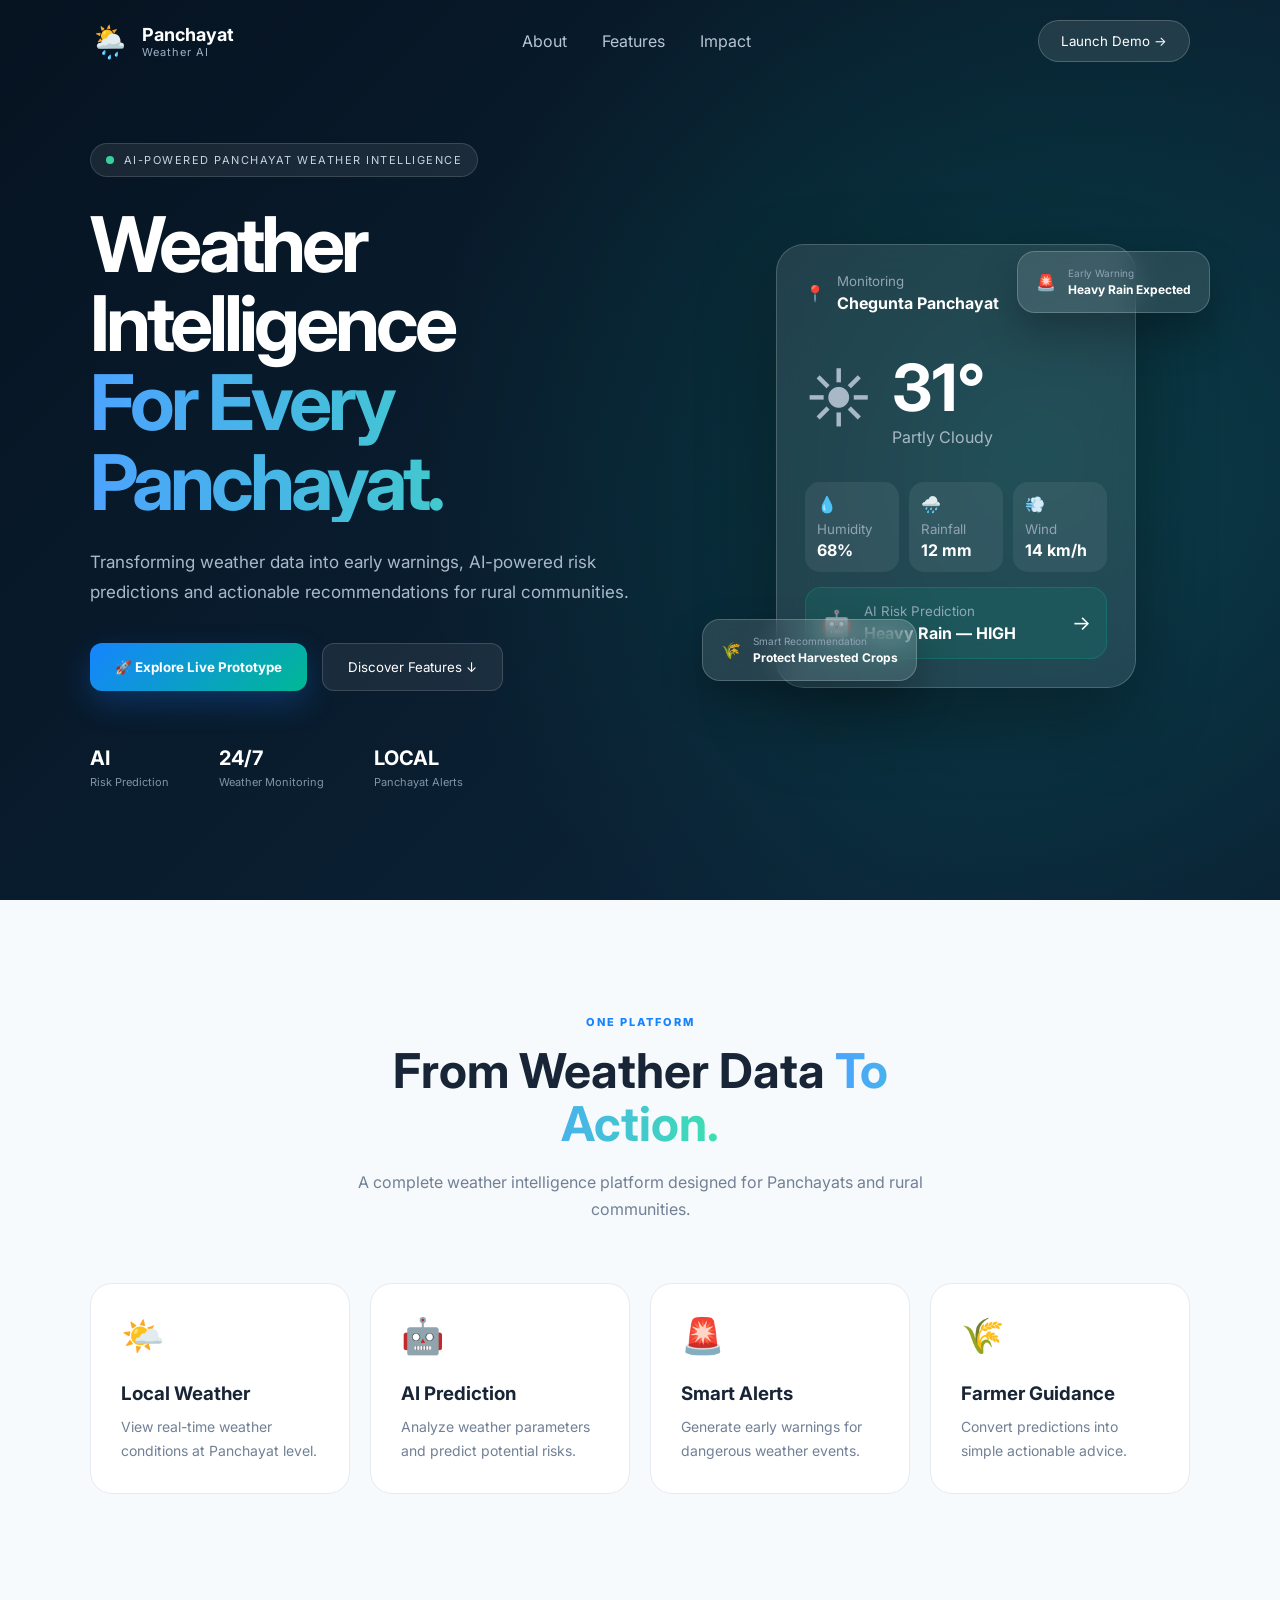
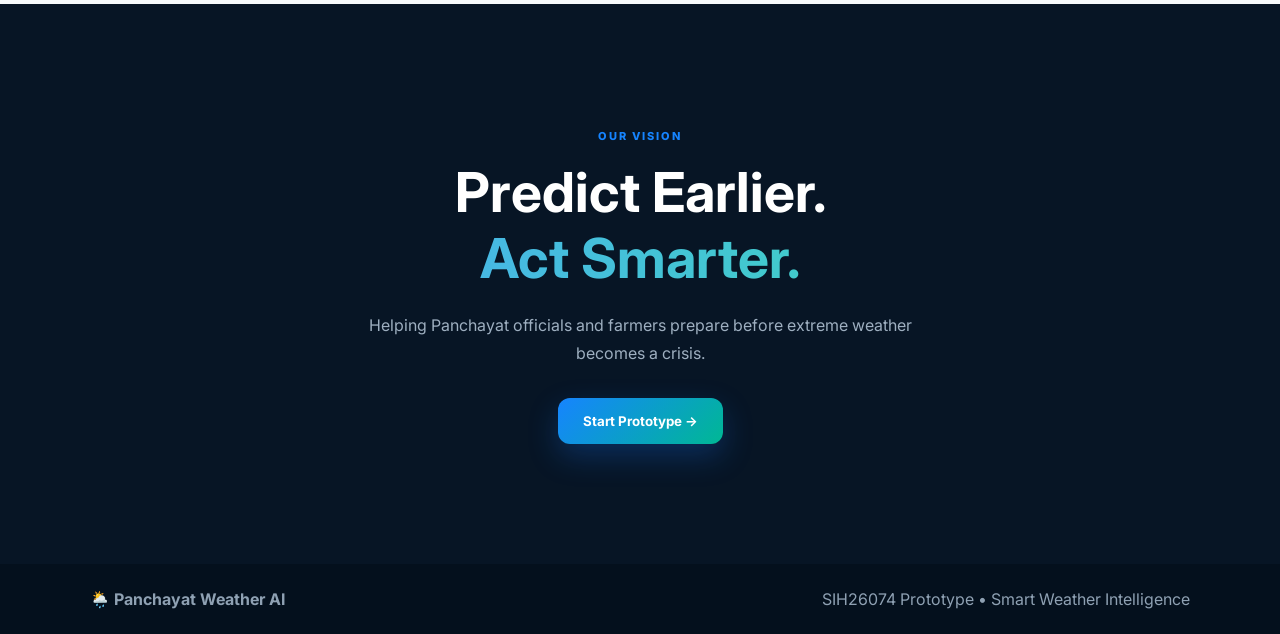
<file: index.html>
<!DOCTYPE html>
<html lang="en">
<head>
    <meta charset="UTF-8">
    <meta name="viewport" content="width=device-width, initial-scale=1.0">

    <title>Panchayat Weather AI</title>

    <link rel="stylesheet" href="css/style.css">

    <link href="https://fonts.googleapis.com/css2?family=Inter:wght@400;500;600;700;800&display=swap" rel="stylesheet">
</head>

<body class="landing-page">

    <!-- Animated Background -->
    <div class="weather-bg">
        <div class="cloud cloud1"></div>
        <div class="cloud cloud2"></div>
        <div class="cloud cloud3"></div>

        <div class="rain rain1"></div>
        <div class="rain rain2"></div>
        <div class="rain rain3"></div>
    </div>


    <!-- Navigation -->

    <nav class="navbar">

        <div class="logo">
            <span class="logo-icon">🌦️</span>
            <div>
                <strong>Panchayat</strong>
                <small>Weather AI</small>
            </div>
        </div>

        <div class="nav-links">
            <a href="#about">About</a>
            <a href="#features">Features</a>
            <a href="#impact">Impact</a>
        </div>

        <button class="nav-button" onclick="goTo('select.html')">
            Launch Demo →
        </button>

    </nav>


    <!-- Hero -->

    <main class="hero">

        <div class="hero-content">

            <div class="badge">
                <span class="pulse-dot"></span>
                AI-POWERED PANCHAYAT WEATHER INTELLIGENCE
            </div>

            <h1>
                Weather Intelligence
                <span>For Every Panchayat.</span>
            </h1>

            <p class="hero-description">
                Transforming weather data into early warnings,
                AI-powered risk predictions and actionable
                recommendations for rural communities.
            </p>

            <div class="hero-buttons">

                <button class="primary-btn" onclick="goTo('select.html')">
                    🚀 Explore Live Prototype
                </button>

                <button class="secondary-btn" onclick="scrollToSection('features')">
                    Discover Features ↓
                </button>

            </div>


            <!-- Quick Stats -->

            <div class="hero-stats">

                <div class="stat">
                    <strong>AI</strong>
                    <span>Risk Prediction</span>
                </div>

                <div class="stat">
                    <strong>24/7</strong>
                    <span>Weather Monitoring</span>
                </div>

                <div class="stat">
                    <strong>LOCAL</strong>
                    <span>Panchayat Alerts</span>
                </div>

            </div>

        </div>


        <!-- Weather Visual -->

        <div class="hero-weather">

            <div class="weather-orbit orbit1"></div>
            <div class="weather-orbit orbit2"></div>

            <div class="weather-card-main">

                <div class="location">
                    <span>📍</span>
                    <div>
                        <small>Monitoring</small>
                        <strong>Chegunta Panchayat</strong>
                    </div>
                </div>

                <div class="temperature">

                    <span class="sun">☀️</span>

                    <div>
                        <strong>31°</strong>
                        <span>Partly Cloudy</span>
                    </div>

                </div>

                <div class="weather-details">

                    <div>
                        <span>💧</span>
                        <small>Humidity</small>
                        <strong>68%</strong>
                    </div>

                    <div>
                        <span>🌧️</span>
                        <small>Rainfall</small>
                        <strong>12 mm</strong>
                    </div>

                    <div>
                        <span>💨</span>
                        <small>Wind</small>
                        <strong>14 km/h</strong>
                    </div>

                </div>


                <!-- AI prediction -->

                <div class="ai-mini-card">

                    <div class="ai-icon">🤖</div>

                    <div>
                        <small>AI Risk Prediction</small>
                        <strong>Heavy Rain — HIGH</strong>
                    </div>

                    <span class="risk-arrow">→</span>

                </div>

            </div>


            <!-- Floating Alert -->

            <div class="floating-alert alert-top">

                <span>🚨</span>

                <div>
                    <small>Early Warning</small>
                    <strong>Heavy Rain Expected</strong>
                </div>

            </div>


            <!-- Floating AI -->

            <div class="floating-alert alert-bottom">

                <span>🌾</span>

                <div>
                    <small>Smart Recommendation</small>
                    <strong>Protect Harvested Crops</strong>
                </div>

            </div>

        </div>

    </main>


    <!-- Features -->

    <section id="features" class="section">

        <div class="section-title">

            <span class="section-label">ONE PLATFORM</span>

            <h2>
                From Weather Data
                <span>To Action.</span>
            </h2>

            <p>
                A complete weather intelligence platform
                designed for Panchayats and rural communities.
            </p>

        </div>


        <div class="feature-grid">

            <div class="feature-card">
                <div class="feature-icon">🌤️</div>
                <h3>Local Weather</h3>
                <p>View real-time weather conditions at Panchayat level.</p>
            </div>

            <div class="feature-card">
                <div class="feature-icon">🤖</div>
                <h3>AI Prediction</h3>
                <p>Analyze weather parameters and predict potential risks.</p>
            </div>

            <div class="feature-card">
                <div class="feature-icon">🚨</div>
                <h3>Smart Alerts</h3>
                <p>Generate early warnings for dangerous weather events.</p>
            </div>

            <div class="feature-card">
                <div class="feature-icon">🌾</div>
                <h3>Farmer Guidance</h3>
                <p>Convert predictions into simple actionable advice.</p>
            </div>

        </div>

    </section>


    <!-- Impact -->

    <section id="impact" class="impact-section">

        <div>
            <span class="section-label">OUR VISION</span>

            <h2>
                Predict Earlier.
                <br>
                <span>Act Smarter.</span>
            </h2>

            <p>
                Helping Panchayat officials and farmers
                prepare before extreme weather becomes a crisis.
            </p>

            <button class="primary-btn" onclick="goTo('select.html')">
                Start Prototype →
            </button>
        </div>

    </section>


    <footer>
        <strong>🌦️ Panchayat Weather AI</strong>
        <span>SIH26074 Prototype • Smart Weather Intelligence</span>
    </footer>


    <script src="js/script.js"></script>

</body>
  </html>
</file>
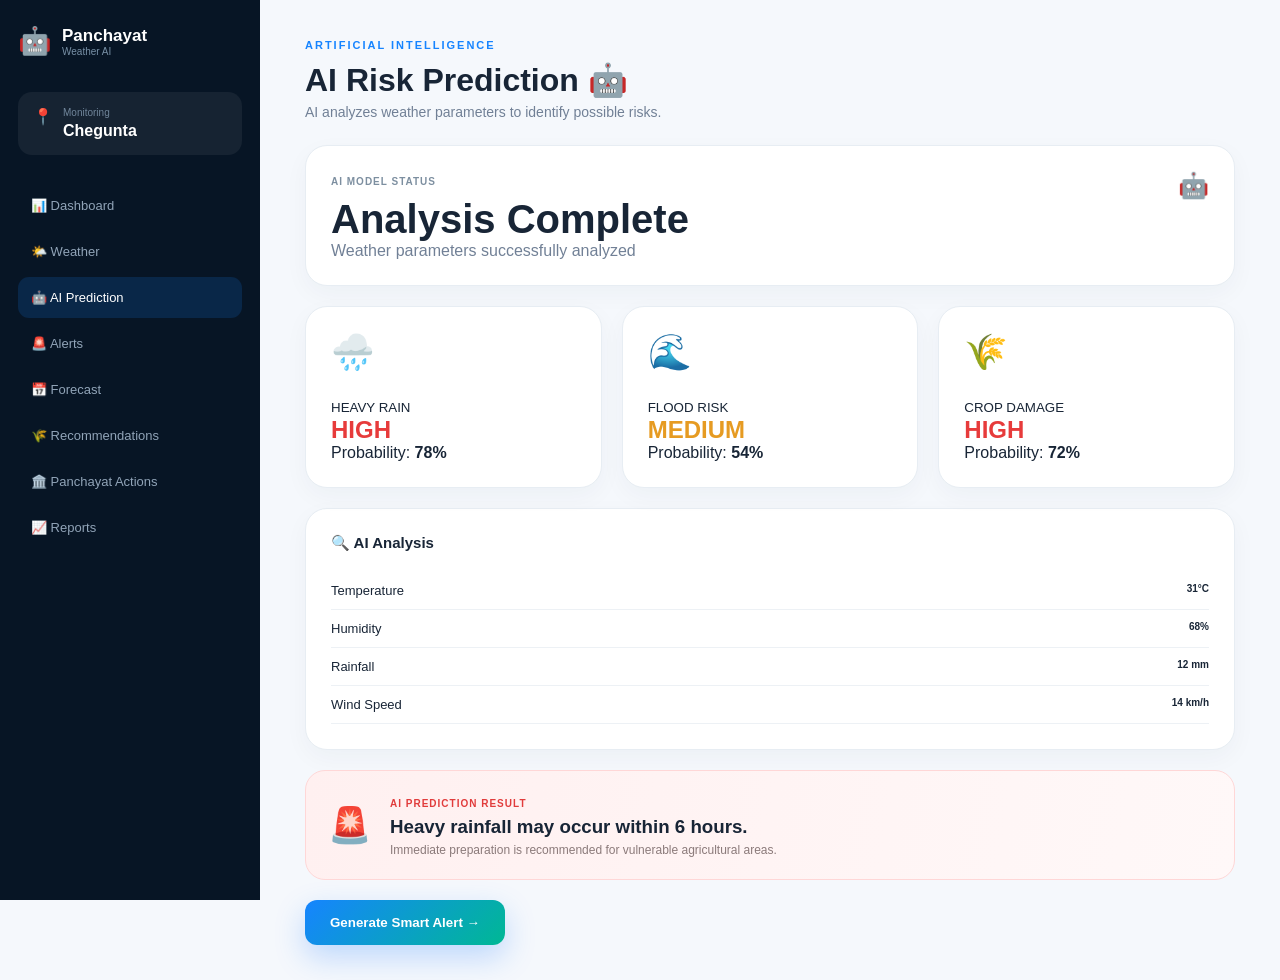
<file: ai-prediction.html>
<!DOCTYPE html>
<html lang="en">

<head>

    <meta charset="UTF-8">

    <meta name="viewport"
          content="width=device-width, initial-scale=1.0">

    <title>AI Prediction | Panchayat Weather AI</title>

    <link rel="stylesheet" href="css/style.css">

</head>

<body>

<div class="dashboard-layout">

<aside class="sidebar">

    <div class="sidebar-logo">
        🤖
        <div>
            <strong>Panchayat</strong>
            <small>Weather AI</small>
        </div>
    </div>

    <div class="sidebar-location">
        📍
        <div>
            <small>Monitoring</small>
            <strong>Chegunta</strong>
        </div>
    </div>

    <nav class="sidebar-nav">

        <a href="dashboard.html">📊 Dashboard</a>

        <a href="weather.html">🌤️ Weather</a>

        <a class="active" href="ai-prediction.html">
            🤖 AI Prediction
        </a>

        <a href="alerts.html">🚨 Alerts</a>

        <a href="forecast.html">📅 Forecast</a>

        <a href="recommendations.html">
            🌾 Recommendations
        </a>

        <a href="panchayat.html">
            🏛️ Panchayat Actions
        </a>

        <a href="reports.html">📈 Reports</a>

    </nav>

</aside>


<main class="dashboard-main">

<header class="dashboard-header">

    <div>

        <span class="section-label">
            ARTIFICIAL INTELLIGENCE
        </span>

        <h1>AI Risk Prediction 🤖</h1>

        <p>
            AI analyzes weather parameters to identify possible risks.
        </p>

    </div>

</header>


<!-- AI STATUS -->

<section class="dashboard-card"
         style="margin-top:25px;">

    <div class="card-heading">

        <div>

            <small>AI MODEL STATUS</small>

            <h2>Analysis Complete</h2>

            <span>
                Weather parameters successfully analyzed
            </span>

        </div>

        <div class="ai-icon">
            🤖
        </div>

    </div>

</section>


<!-- RISK CARDS -->

<section class="three-column">

    <div class="dashboard-card">

        <div class="feature-icon">🌧️</div>

        <small>HEAVY RAIN</small>

        <h2 class="high-text">HIGH</h2>

        <p>
            Probability: <strong>78%</strong>
        </p>

    </div>


    <div class="dashboard-card">

        <div class="feature-icon">🌊</div>

        <small>FLOOD RISK</small>

        <h2 class="medium-text">MEDIUM</h2>

        <p>
            Probability: <strong>54%</strong>
        </p>

    </div>


    <div class="dashboard-card">

        <div class="feature-icon">🌾</div>

        <small>CROP DAMAGE</small>

        <h2 class="high-text">HIGH</h2>

        <p>
            Probability: <strong>72%</strong>
        </p>

    </div>

</section>


<!-- ANALYSIS -->

<section class="dashboard-card"
         style="margin-top:20px;">

    <div class="card-title">

        <h3>🔍 AI Analysis</h3>

    </div>

    <div class="risk-list">

        <div>
            <span>Temperature</span>
            <strong>31°C</strong>
        </div>

        <div>
            <span>Humidity</span>
            <strong>68%</strong>
        </div>

        <div>
            <span>Rainfall</span>
            <strong>12 mm</strong>
        </div>

        <div>
            <span>Wind Speed</span>
            <strong>14 km/h</strong>
        </div>

    </div>

</section>


<!-- RESULT -->

<section class="alert-banner"
         style="margin-top:20px;">

    <div class="alert-symbol">
        🚨
    </div>

    <div class="alert-content">

        <span>AI PREDICTION RESULT</span>

        <h3>
            Heavy rainfall may occur within 6 hours.
        </h3>

        <p>
            Immediate preparation is recommended
            for vulnerable agricultural areas.
        </p>

    </div>

</section>


<button class="primary-btn"
        onclick="goTo('alerts.html')"
        style="margin-top:20px;">

    Generate Smart Alert →

</button>

</main>

</div>

<script src="js/script.js"></script>

</body>
  </html>
</file>
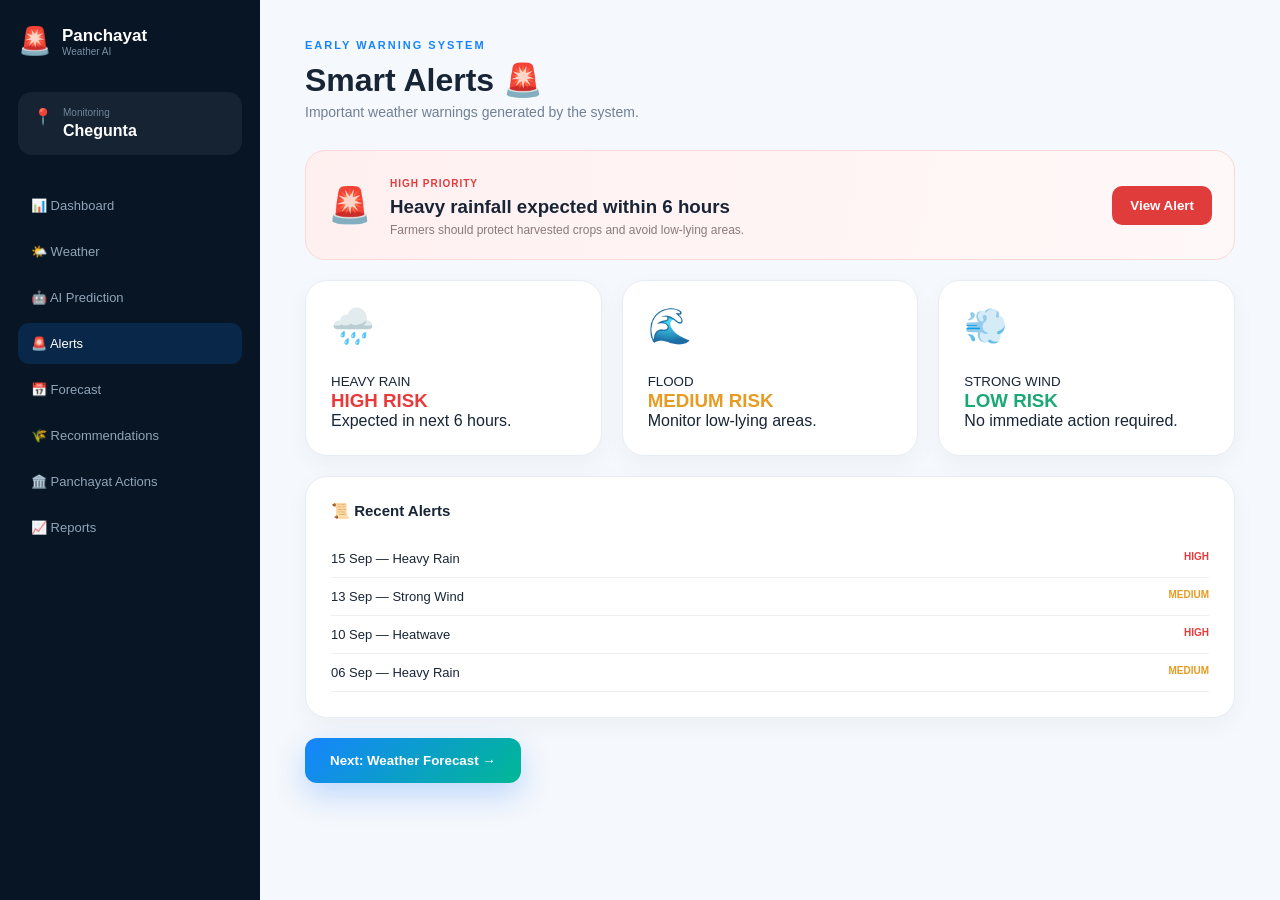
<file: alerts.html>
<!DOCTYPE html>
<html lang="en">

<head>

<meta charset="UTF-8">

<meta name="viewport"
      content="width=device-width, initial-scale=1.0">

<title>Alerts | Panchayat Weather AI</title>

<link rel="stylesheet" href="css/style.css">

</head>

<body>

<div class="dashboard-layout">

<aside class="sidebar">

    <div class="sidebar-logo">
        🚨
        <div>
            <strong>Panchayat</strong>
            <small>Weather AI</small>
        </div>
    </div>

    <div class="sidebar-location">
        📍
        <div>
            <small>Monitoring</small>
            <strong>Chegunta</strong>
        </div>
    </div>

    <nav class="sidebar-nav">

        <a href="dashboard.html">📊 Dashboard</a>

        <a href="weather.html">🌤️ Weather</a>

        <a href="ai-prediction.html">🤖 AI Prediction</a>

        <a class="active" href="alerts.html">🚨 Alerts</a>

        <a href="forecast.html">📅 Forecast</a>

        <a href="recommendations.html">
            🌾 Recommendations
        </a>

        <a href="panchayat.html">
            🏛️ Panchayat Actions
        </a>

        <a href="reports.html">📈 Reports</a>

    </nav>

</aside>


<main class="dashboard-main">

<header class="dashboard-header">

    <div>

        <span class="section-label">
            EARLY WARNING SYSTEM
        </span>

        <h1>Smart Alerts 🚨</h1>

        <p>
            Important weather warnings generated by the system.
        </p>

    </div>

</header>


<!-- ACTIVE ALERT -->

<section class="alert-banner"
         style="margin-top:30px;">

    <div class="alert-symbol">
        🚨
    </div>

    <div class="alert-content">

        <span>HIGH PRIORITY</span>

        <h3>
            Heavy rainfall expected within 6 hours
        </h3>

        <p>
            Farmers should protect harvested crops
            and avoid low-lying areas.
        </p>

    </div>

    <button class="alert-button"
            onclick="showDemoAlert()">

        View Alert

    </button>

</section>


<!-- ALERT CARDS -->

<section class="three-column">

    <div class="dashboard-card">

        <div class="feature-icon">🌧️</div>

        <small>HEAVY RAIN</small>

        <h3 class="high-text">
            HIGH RISK
        </h3>

        <p>
            Expected in next 6 hours.
        </p>

    </div>


    <div class="dashboard-card">

        <div class="feature-icon">🌊</div>

        <small>FLOOD</small>

        <h3 class="medium-text">
            MEDIUM RISK
        </h3>

        <p>
            Monitor low-lying areas.
        </p>

    </div>


    <div class="dashboard-card">

        <div class="feature-icon">💨</div>

        <small>STRONG WIND</small>

        <h3 class="low-text">
            LOW RISK
        </h3>

        <p>
            No immediate action required.
        </p>

    </div>

</section>


<!-- ALERT HISTORY -->

<section class="dashboard-card"
         style="margin-top:20px;">

    <div class="card-title">

        <h3>📜 Recent Alerts</h3>

    </div>

    <div class="risk-list">

        <div>
            <span>15 Sep — Heavy Rain</span>
            <strong class="high-text">
                HIGH
            </strong>
        </div>

        <div>
            <span>13 Sep — Strong Wind</span>
            <strong class="medium-text">
                MEDIUM
            </strong>
        </div>

        <div>
            <span>10 Sep — Heatwave</span>
            <strong class="high-text">
                HIGH
            </strong>
        </div>

        <div>
            <span>06 Sep — Heavy Rain</span>
            <strong class="medium-text">
                MEDIUM
            </strong>
        </div>

    </div>

</section>


<button class="primary-btn"
        onclick="goTo('forecast.html')"
        style="margin-top:20px;">

    Next: Weather Forecast →

</button>

</main>

</div>

<script src="js/script.js"></script>

</body>
</html>
</file>
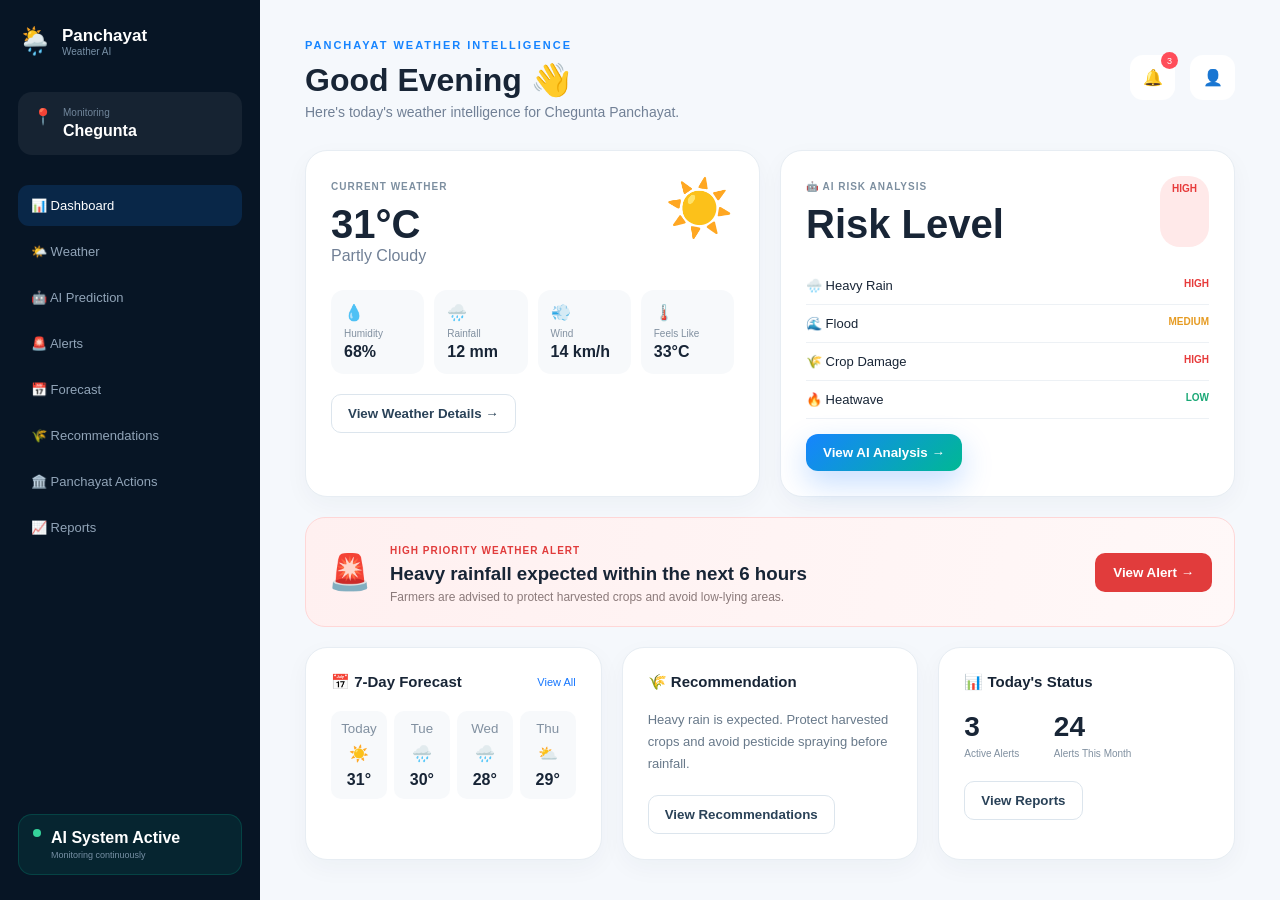
<file: dashboard.html>
<!DOCTYPE html>
<html lang="en">

<head>

<meta charset="UTF-8">

<meta name="viewport" content="width=device-width, initial-scale=1.0">

<title>Dashboard | Panchayat Weather AI</title>

<link rel="stylesheet" href="css/style.css">

</head>

<body>

<div class="dashboard-layout">


<!-- SIDEBAR -->

<aside class="sidebar">

    <div class="sidebar-logo">
        🌦️
        <div>
            <strong>Panchayat</strong>
            <small>Weather AI</small>
        </div>
    </div>


    <div class="sidebar-location">

        📍

        <div>
            <small>Monitoring</small>
            <strong>Chegunta</strong>
        </div>

    </div>


    <nav class="sidebar-nav">

        <a class="active" href="dashboard.html">
            📊 Dashboard
        </a>

        <a href="weather.html">
            🌤️ Weather
        </a>

        <a href="ai-prediction.html">
            🤖 AI Prediction
        </a>

        <a href="alerts.html">
            🚨 Alerts
        </a>

        <a href="forecast.html">
            📅 Forecast
        </a>

        <a href="recommendations.html">
            🌾 Recommendations
        </a>

        <a href="panchayat.html">
            🏛️ Panchayat Actions
        </a>

        <a href="reports.html">
            📈 Reports
        </a>

    </nav>


    <div class="sidebar-bottom">

        <div class="ai-status">

            <span class="pulse-dot"></span>

            <div>
                <strong>AI System Active</strong>
                <small>Monitoring continuously</small>
            </div>

        </div>

    </div>

</aside>


<!-- MAIN -->

<main class="dashboard-main">


<header class="dashboard-header">

    <div>

        <span class="section-label">
            PANCHAYAT WEATHER INTELLIGENCE
        </span>

        <h1>
            Good Evening 👋
        </h1>

        <p>
            Here's today's weather intelligence for Chegunta Panchayat.
        </p>

    </div>


    <div class="header-actions">

        <div class="notification">
            🔔
            <span>3</span>
        </div>

        <div class="profile">
            👤
        </div>

    </div>

</header>


<!-- WEATHER + AI -->

<section class="dashboard-grid">


    <!-- WEATHER CARD -->

    <div class="dashboard-card current-weather">

        <div class="card-heading">

            <div>

                <small>CURRENT WEATHER</small>

                <h2>31°C</h2>

                <span>Partly Cloudy</span>

            </div>

            <span class="big-weather-icon">☀️</span>

        </div>


        <div class="weather-mini-grid">

            <div>
                💧
                <small>Humidity</small>
                <strong>68%</strong>
            </div>

            <div>
                🌧️
                <small>Rainfall</small>
                <strong>12 mm</strong>
            </div>

            <div>
                💨
                <small>Wind</small>
                <strong>14 km/h</strong>
            </div>

            <div>
                🌡️
                <small>Feels Like</small>
                <strong>33°C</strong>
            </div>

        </div>

        <button class="outline-btn"
                onclick="goTo('weather.html')">

            View Weather Details →

        </button>

    </div>


    <!-- AI CARD -->

    <div class="dashboard-card ai-card">

        <div class="card-heading">

            <div>

                <small>🤖 AI RISK ANALYSIS</small>

                <h2>Risk Level</h2>

            </div>

            <span class="risk-badge high">
                HIGH
            </span>

        </div>


        <div class="risk-list">

            <div>
                <span>🌧️ Heavy Rain</span>
                <strong class="high-text">HIGH</strong>
            </div>

            <div>
                <span>🌊 Flood</span>
                <strong class="medium-text">MEDIUM</strong>
            </div>

            <div>
                <span>🌾 Crop Damage</span>
                <strong class="high-text">HIGH</strong>
            </div>

            <div>
                <span>🔥 Heatwave</span>
                <strong class="low-text">LOW</strong>
            </div>

        </div>


        <button
            class="primary-btn small-btn"
            onclick="goTo('ai-prediction.html')">

            View AI Analysis →

        </button>

    </div>

</section>


<!-- ALERT -->

<section class="alert-banner">

    <div class="alert-symbol">
        🚨
    </div>

    <div class="alert-content">

        <span>HIGH PRIORITY WEATHER ALERT</span>

        <h3>
            Heavy rainfall expected within the next 6 hours
        </h3>

        <p>
            Farmers are advised to protect harvested crops
            and avoid low-lying areas.
        </p>

    </div>

    <button
        class="alert-button"
        onclick="goTo('alerts.html')">

        View Alert →

    </button>

</section>


<!-- LOWER CARDS -->

<section class="three-column">


    <div class="dashboard-card">

        <div class="card-title">
            <h3>📅 7-Day Forecast</h3>
            <a href="forecast.html">View All</a>
        </div>

        <div class="forecast-row">

            <div>
                <small>Today</small>
                ☀️
                <strong>31°</strong>
            </div>

            <div>
                <small>Tue</small>
                🌧️
                <strong>30°</strong>
            </div>

            <div>
                <small>Wed</small>
                🌧️
                <strong>28°</strong>
            </div>

            <div>
                <small>Thu</small>
                ⛅
                <strong>29°</strong>
            </div>

        </div>

    </div>


    <div class="dashboard-card">

        <div class="card-title">

            <h3>🌾 Recommendation</h3>

        </div>

        <p class="recommendation-text">

            Heavy rain is expected.
            Protect harvested crops and avoid
            pesticide spraying before rainfall.

        </p>

        <button
            class="outline-btn"
            onclick="goTo('recommendations.html')">

            View Recommendations

        </button>

    </div>


    <div class="dashboard-card">

        <div class="card-title">

            <h3>📊 Today's Status</h3>

        </div>

        <div class="status-number">

            <strong>3</strong>

            <span>Active Alerts</span>

        </div>

        <div class="status-number">

            <strong>24</strong>

            <span>Alerts This Month</span>

        </div>

        <button
            class="outline-btn"
            onclick="goTo('reports.html')">

            View Reports

        </button>

    </div>

</section>


</main>

</div>


<script src="js/script.js"></script>

</body>

  </html>
</file>
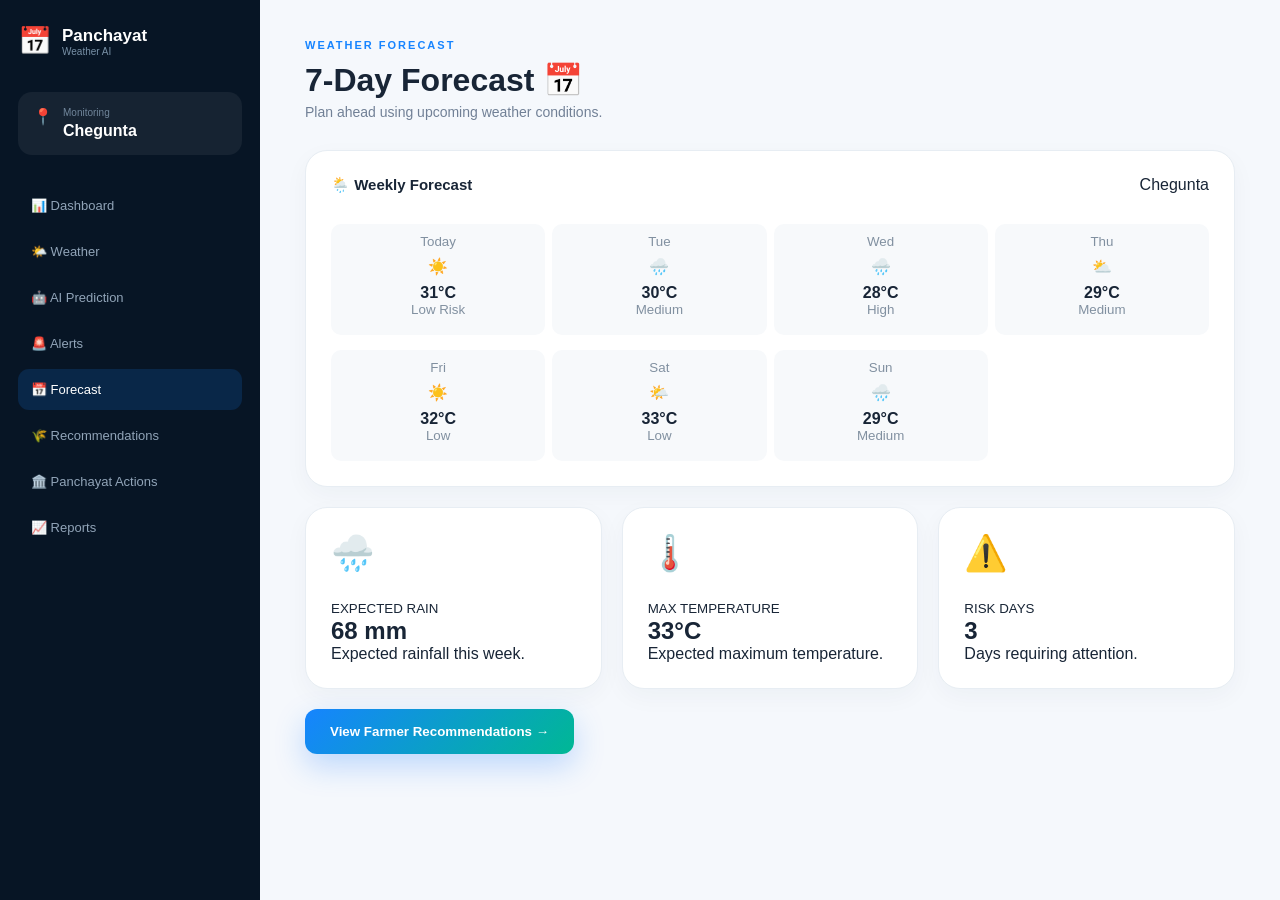
<file: forecast.html>
<!DOCTYPE html>
<html lang="en">

<head>

<meta charset="UTF-8">

<meta name="viewport"
      content="width=device-width, initial-scale=1.0">

<title>Forecast | Panchayat Weather AI</title>

<link rel="stylesheet" href="css/style.css">

</head>

<body>

<div class="dashboard-layout">

<aside class="sidebar">

    <div class="sidebar-logo">
        📅
        <div>
            <strong>Panchayat</strong>
            <small>Weather AI</small>
        </div>
    </div>

    <div class="sidebar-location">
        📍
        <div>
            <small>Monitoring</small>
            <strong>Chegunta</strong>
        </div>
    </div>

    <nav class="sidebar-nav">

        <a href="dashboard.html">📊 Dashboard</a>
        <a href="weather.html">🌤️ Weather</a>
        <a href="ai-prediction.html">🤖 AI Prediction</a>
        <a href="alerts.html">🚨 Alerts</a>
        <a class="active" href="forecast.html">📅 Forecast</a>
        <a href="recommendations.html">🌾 Recommendations</a>
        <a href="panchayat.html">🏛️ Panchayat Actions</a>
        <a href="reports.html">📈 Reports</a>

    </nav>

</aside>


<main class="dashboard-main">

<header class="dashboard-header">

    <div>

        <span class="section-label">
            WEATHER FORECAST
        </span>

        <h1>7-Day Forecast 📅</h1>

        <p>
            Plan ahead using upcoming weather conditions.
        </p>

    </div>

</header>


<section class="dashboard-card"
         style="margin-top:30px;">

    <div class="card-title">

        <h3>🌦️ Weekly Forecast</h3>

        <span>Chegunta</span>

    </div>


    <div class="forecast-row"
         style="margin-top:30px;">

        <div>
            <small>Today</small>
            ☀️
            <strong>31°C</strong>
            <small>Low Risk</small>
        </div>

        <div>
            <small>Tue</small>
            🌧️
            <strong>30°C</strong>
            <small>Medium</small>
        </div>

        <div>
            <small>Wed</small>
            🌧️
            <strong>28°C</strong>
            <small>High</small>
        </div>

        <div>
            <small>Thu</small>
            ⛅
            <strong>29°C</strong>
            <small>Medium</small>
        </div>

    </div>


    <div class="forecast-row"
         style="margin-top:15px;">

        <div>
            <small>Fri</small>
            ☀️
            <strong>32°C</strong>
            <small>Low</small>
        </div>

        <div>
            <small>Sat</small>
            🌤️
            <strong>33°C</strong>
            <small>Low</small>
        </div>

        <div>
            <small>Sun</small>
            🌧️
            <strong>29°C</strong>
            <small>Medium</small>
        </div>

    </div>

</section>


<!-- WEEKLY SUMMARY -->

<section class="three-column">

    <div class="dashboard-card">

        <div class="feature-icon">
            🌧️
        </div>

        <small>EXPECTED RAIN</small>

        <h2>68 mm</h2>

        <p>
            Expected rainfall this week.
        </p>

    </div>


    <div class="dashboard-card">

        <div class="feature-icon">
            🌡️
        </div>

        <small>MAX TEMPERATURE</small>

        <h2>33°C</h2>

        <p>
            Expected maximum temperature.
        </p>

    </div>


    <div class="dashboard-card">

        <div class="feature-icon">
            ⚠️
        </div>

        <small>RISK DAYS</small>

        <h2>3</h2>

        <p>
            Days requiring attention.
        </p>

    </div>

</section>


<button class="primary-btn"
        onclick="goTo('recommendations.html')"
        style="margin-top:20px;">

    View Farmer Recommendations →

</button>

</main>

</div>

<script src="js/script.js"></script>

</body>
</html>
</file>
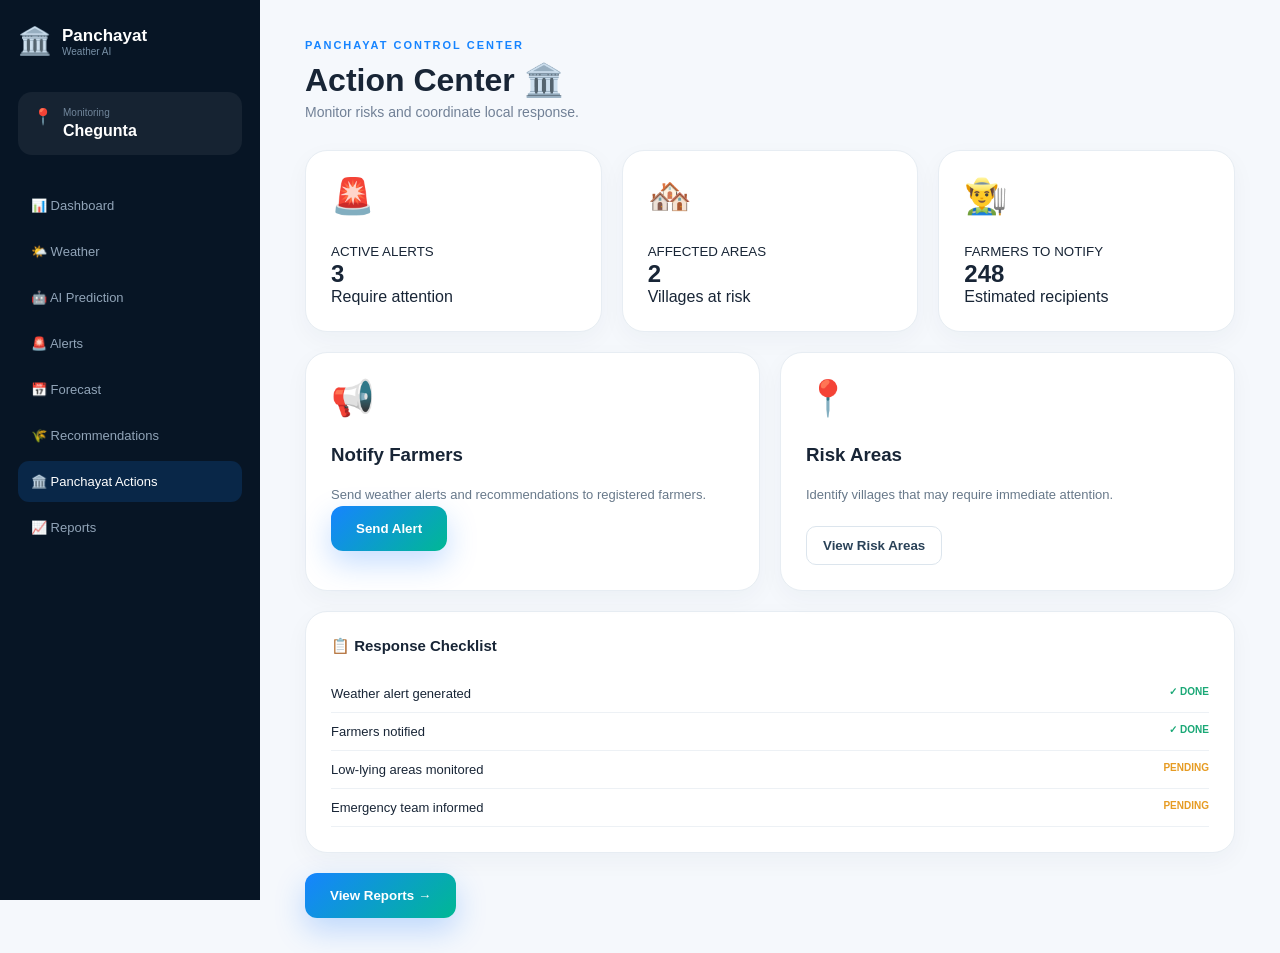
<file: panchayat.html>
<!DOCTYPE html>
<html lang="en">

<head>

<meta charset="UTF-8">

<meta name="viewport"
      content="width=device-width, initial-scale=1.0">

<title>Panchayat Actions | Panchayat Weather AI</title>

<link rel="stylesheet" href="css/style.css">

</head>

<body>

<div class="dashboard-layout">

<aside class="sidebar">

    <div class="sidebar-logo">
        🏛️
        <div>
            <strong>Panchayat</strong>
            <small>Weather AI</small>
        </div>
    </div>

    <div class="sidebar-location">
        📍
        <div>
            <small>Monitoring</small>
            <strong>Chegunta</strong>
        </div>
    </div>

    <nav class="sidebar-nav">

        <a href="dashboard.html">📊 Dashboard</a>
        <a href="weather.html">🌤️ Weather</a>
        <a href="ai-prediction.html">🤖 AI Prediction</a>
        <a href="alerts.html">🚨 Alerts</a>
        <a href="forecast.html">📅 Forecast</a>
        <a href="recommendations.html">🌾 Recommendations</a>

        <a class="active"
           href="panchayat.html">
            🏛️ Panchayat Actions
        </a>

        <a href="reports.html">📈 Reports</a>

    </nav>

</aside>


<main class="dashboard-main">

<header class="dashboard-header">

    <div>

        <span class="section-label">
            PANCHAYAT CONTROL CENTER
        </span>

        <h1>Action Center 🏛️</h1>

        <p>
            Monitor risks and coordinate local response.
        </p>

    </div>

</header>


<!-- STATUS -->

<section class="three-column"
         style="margin-top:30px;">

    <div class="dashboard-card">

        <div class="feature-icon">🚨</div>

        <small>ACTIVE ALERTS</small>

        <h2>3</h2>

        <p>Require attention</p>

    </div>


    <div class="dashboard-card">

        <div class="feature-icon">🏘️</div>

        <small>AFFECTED AREAS</small>

        <h2>2</h2>

        <p>Villages at risk</p>

    </div>


    <div class="dashboard-card">

        <div class="feature-icon">👨‍🌾</div>

        <small>FARMERS TO NOTIFY</small>

        <h2>248</h2>

        <p>Estimated recipients</p>

    </div>

</section>


<!-- ACTIONS -->

<section class="dashboard-grid"
         style="margin-top:20px;">

    <div class="dashboard-card">

        <div class="feature-icon">
            📢
        </div>

        <h3>Notify Farmers</h3>

        <p class="recommendation-text">
            Send weather alerts and recommendations
            to registered farmers.
        </p>

        <button class="primary-btn"
                onclick="showDemoAlert()">

            Send Alert

        </button>

    </div>


    <div class="dashboard-card">

        <div class="feature-icon">
            📍
        </div>

        <h3>Risk Areas</h3>

        <p class="recommendation-text">
            Identify villages that may require
            immediate attention.
        </p>

        <button class="outline-btn">

            View Risk Areas

        </button>

    </div>

</section>


<!-- RESPONSE -->

<section class="dashboard-card"
         style="margin-top:20px;">

    <div class="card-title">

        <h3>📋 Response Checklist</h3>

    </div>

    <div class="risk-list">

        <div>
            <span>Weather alert generated</span>
            <strong class="low-text">✓ DONE</strong>
        </div>

        <div>
            <span>Farmers notified</span>
            <strong class="low-text">✓ DONE</strong>
        </div>

        <div>
            <span>Low-lying areas monitored</span>
            <strong class="medium-text">PENDING</strong>
        </div>

        <div>
            <span>Emergency team informed</span>
            <strong class="medium-text">PENDING</strong>
        </div>

    </div>

</section>


<button class="primary-btn"
        onclick="goTo('reports.html')"
        style="margin-top:20px;">

    View Reports →

</button>

</main>

</div>

<script src="js/script.js"></script>

</body>
</html>
</file>
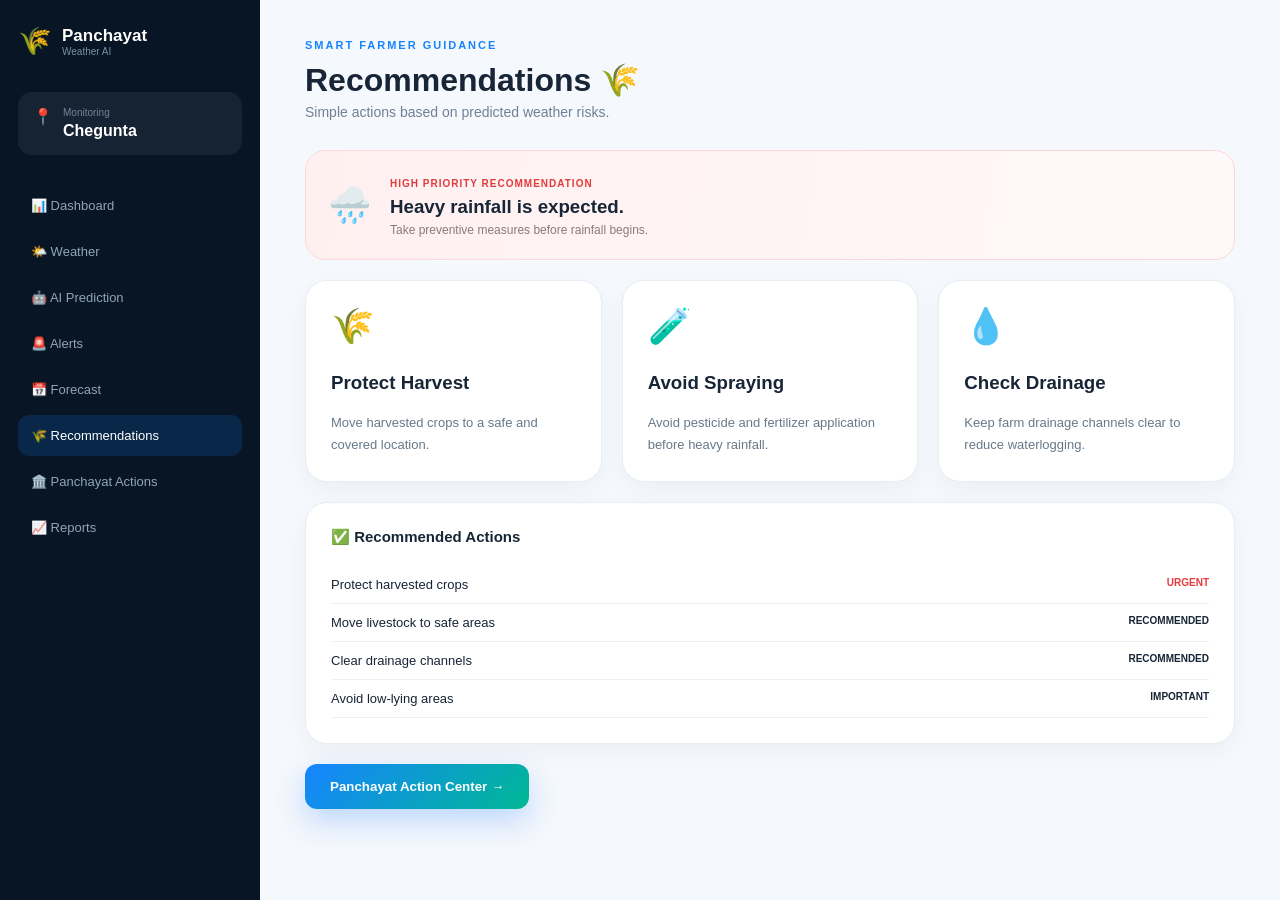
<file: recommendations.html>
<!DOCTYPE html>
<html lang="en">

<head>

<meta charset="UTF-8">

<meta name="viewport"
      content="width=device-width, initial-scale=1.0">

<title>Recommendations | Panchayat Weather AI</title>

<link rel="stylesheet" href="css/style.css">

</head>

<body>

<div class="dashboard-layout">

<aside class="sidebar">

    <div class="sidebar-logo">
        🌾
        <div>
            <strong>Panchayat</strong>
            <small>Weather AI</small>
        </div>
    </div>

    <div class="sidebar-location">
        📍
        <div>
            <small>Monitoring</small>
            <strong>Chegunta</strong>
        </div>
    </div>

    <nav class="sidebar-nav">

        <a href="dashboard.html">📊 Dashboard</a>
        <a href="weather.html">🌤️ Weather</a>
        <a href="ai-prediction.html">🤖 AI Prediction</a>
        <a href="alerts.html">🚨 Alerts</a>
        <a href="forecast.html">📅 Forecast</a>

        <a class="active"
           href="recommendations.html">
            🌾 Recommendations
        </a>

        <a href="panchayat.html">
            🏛️ Panchayat Actions
        </a>

        <a href="reports.html">📈 Reports</a>

    </nav>

</aside>


<main class="dashboard-main">

<header class="dashboard-header">

    <div>

        <span class="section-label">
            SMART FARMER GUIDANCE
        </span>

        <h1>Recommendations 🌾</h1>

        <p>
            Simple actions based on predicted weather risks.
        </p>

    </div>

</header>


<!-- MAIN RECOMMENDATION -->

<section class="alert-banner"
         style="margin-top:30px;">

    <div class="alert-symbol">
        🌧️
    </div>

    <div class="alert-content">

        <span>HIGH PRIORITY RECOMMENDATION</span>

        <h3>
            Heavy rainfall is expected.
        </h3>

        <p>
            Take preventive measures before rainfall begins.
        </p>

    </div>

</section>


<!-- ACTIONS -->

<section class="three-column">

    <div class="dashboard-card">

        <div class="feature-icon">
            🌾
        </div>

        <h3>Protect Harvest</h3>

        <p class="recommendation-text">
            Move harvested crops to a safe
            and covered location.
        </p>

    </div>


    <div class="dashboard-card">

        <div class="feature-icon">
            🧪
        </div>

        <h3>Avoid Spraying</h3>

        <p class="recommendation-text">
            Avoid pesticide and fertilizer
            application before heavy rainfall.
        </p>

    </div>


    <div class="dashboard-card">

        <div class="feature-icon">
            💧
        </div>

        <h3>Check Drainage</h3>

        <p class="recommendation-text">
            Keep farm drainage channels
            clear to reduce waterlogging.
        </p>

    </div>

</section>


<!-- MORE -->

<section class="dashboard-card"
         style="margin-top:20px;">

    <div class="card-title">

        <h3>✅ Recommended Actions</h3>

    </div>

    <div class="risk-list">

        <div>
            <span>Protect harvested crops</span>
            <strong class="high-text">URGENT</strong>
        </div>

        <div>
            <span>Move livestock to safe areas</span>
            <strong>RECOMMENDED</strong>
        </div>

        <div>
            <span>Clear drainage channels</span>
            <strong>RECOMMENDED</strong>
        </div>

        <div>
            <span>Avoid low-lying areas</span>
            <strong>IMPORTANT</strong>
        </div>

    </div>

</section>


<button class="primary-btn"
        onclick="goTo('panchayat.html')"
        style="margin-top:20px;">

    Panchayat Action Center →

</button>

</main>

</div>

<script src="js/script.js"></script>

</body>
</html>
</file>
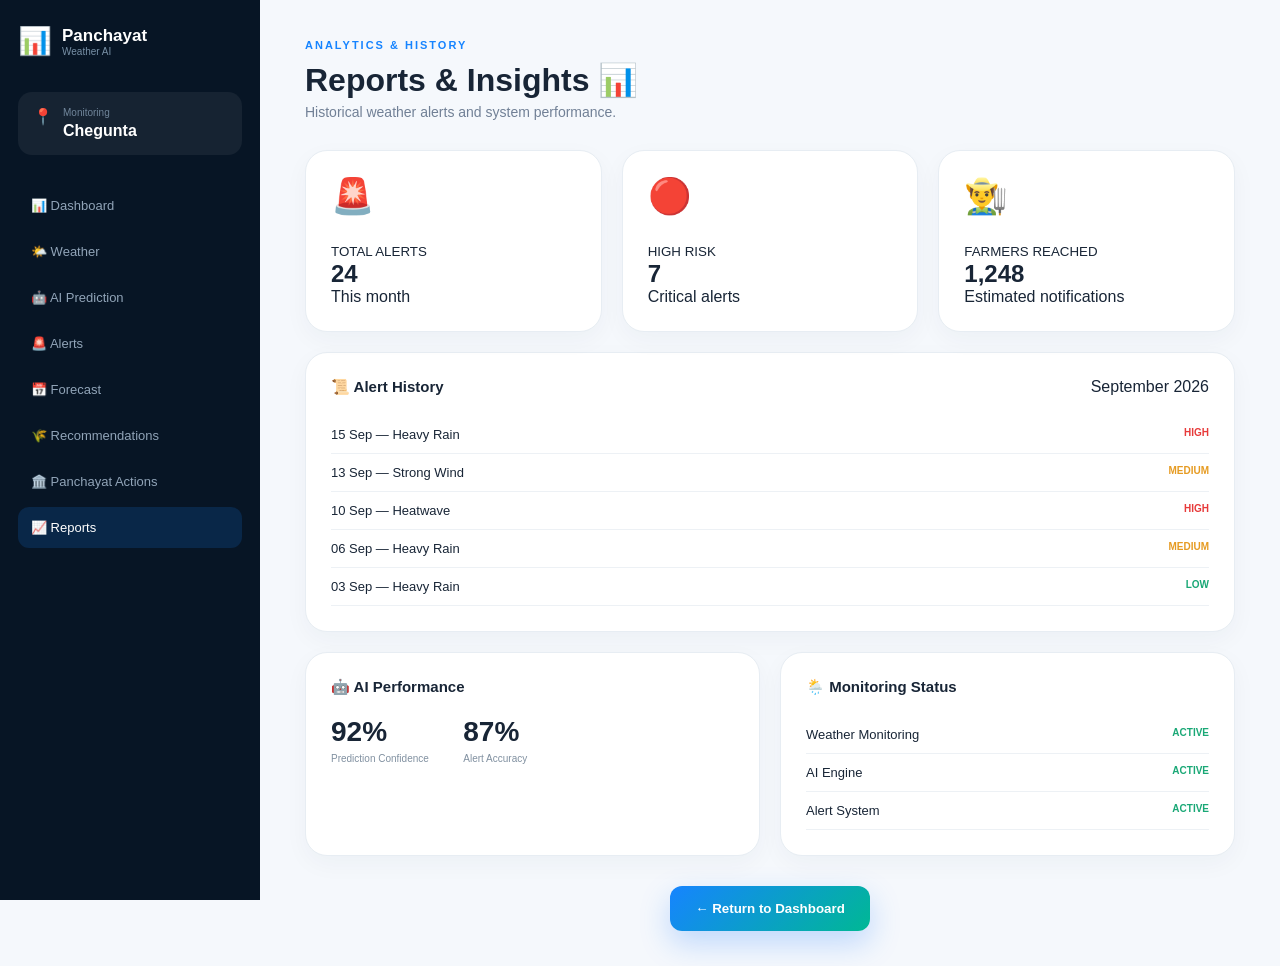
<file: reports.html>
<!DOCTYPE html>
<html lang="en">

<head>

<meta charset="UTF-8">

<meta name="viewport"
      content="width=device-width, initial-scale=1.0">

<title>Reports | Panchayat Weather AI</title>

<link rel="stylesheet" href="css/style.css">

</head>

<body>

<div class="dashboard-layout">

<aside class="sidebar">

    <div class="sidebar-logo">
        📊
        <div>
            <strong>Panchayat</strong>
            <small>Weather AI</small>
        </div>
    </div>

    <div class="sidebar-location">
        📍
        <div>
            <small>Monitoring</small>
            <strong>Chegunta</strong>
        </div>
    </div>

    <nav class="sidebar-nav">

        <a href="dashboard.html">📊 Dashboard</a>
        <a href="weather.html">🌤️ Weather</a>
        <a href="ai-prediction.html">🤖 AI Prediction</a>
        <a href="alerts.html">🚨 Alerts</a>
        <a href="forecast.html">📅 Forecast</a>
        <a href="recommendations.html">🌾 Recommendations</a>
        <a href="panchayat.html">🏛️ Panchayat Actions</a>

        <a class="active"
           href="reports.html">

            📈 Reports

        </a>

    </nav>

</aside>


<main class="dashboard-main">

<header class="dashboard-header">

    <div>

        <span class="section-label">
            ANALYTICS & HISTORY
        </span>

        <h1>Reports & Insights 📊</h1>

        <p>
            Historical weather alerts and system performance.
        </p>

    </div>

</header>


<!-- STATISTICS -->

<section class="three-column"
         style="margin-top:30px;">

    <div class="dashboard-card">

        <div class="feature-icon">
            🚨
        </div>

        <small>TOTAL ALERTS</small>

        <h2>24</h2>

        <p>This month</p>

    </div>


    <div class="dashboard-card">

        <div class="feature-icon">
            🔴
        </div>

        <small>HIGH RISK</small>

        <h2>7</h2>

        <p>Critical alerts</p>

    </div>


    <div class="dashboard-card">

        <div class="feature-icon">
            👨‍🌾
        </div>

        <small>FARMERS REACHED</small>

        <h2>1,248</h2>

        <p>Estimated notifications</p>

    </div>

</section>


<!-- ALERT HISTORY -->

<section class="dashboard-card"
         style="margin-top:20px;">

    <div class="card-title">

        <h3>📜 Alert History</h3>

        <span>September 2026</span>

    </div>


    <div class="risk-list">

        <div>
            <span>
                15 Sep — Heavy Rain
            </span>

            <strong class="high-text">
                HIGH
            </strong>
        </div>


        <div>
            <span>
                13 Sep — Strong Wind
            </span>

            <strong class="medium-text">
                MEDIUM
            </strong>
        </div>


        <div>
            <span>
                10 Sep — Heatwave
            </span>

            <strong class="high-text">
                HIGH
            </strong>
        </div>


        <div>
            <span>
                06 Sep — Heavy Rain
            </span>

            <strong class="medium-text">
                MEDIUM
            </strong>
        </div>


        <div>
            <span>
                03 Sep — Heavy Rain
            </span>

            <strong class="low-text">
                LOW
            </strong>
        </div>

    </div>

</section>


<!-- SYSTEM PERFORMANCE -->

<section class="dashboard-grid"
         style="margin-top:20px;">

    <div class="dashboard-card">

        <div class="card-title">

            <h3>🤖 AI Performance</h3>

        </div>

        <div class="status-number">

            <strong>92%</strong>

            <span>Prediction Confidence</span>

        </div>

        <div class="status-number">

            <strong>87%</strong>

            <span>Alert Accuracy</span>

        </div>

    </div>


    <div class="dashboard-card">

        <div class="card-title">

            <h3>🌦️ Monitoring Status</h3>

        </div>

        <div class="risk-list">

            <div>
                <span>Weather Monitoring</span>
                <strong class="low-text">
                    ACTIVE
                </strong>
            </div>

            <div>
                <span>AI Engine</span>
                <strong class="low-text">
                    ACTIVE
                </strong>
            </div>

            <div>
                <span>Alert System</span>
                <strong class="low-text">
                    ACTIVE
                </strong>
            </div>

        </div>

    </div>

</section>


<div style="margin-top:30px;text-align:center;">

    <button class="primary-btn"
            onclick="goTo('dashboard.html')">

        ← Return to Dashboard

    </button>

</div>


</main>

</div>

<script src="js/script.js"></script>

</body>
          </html>
</file>
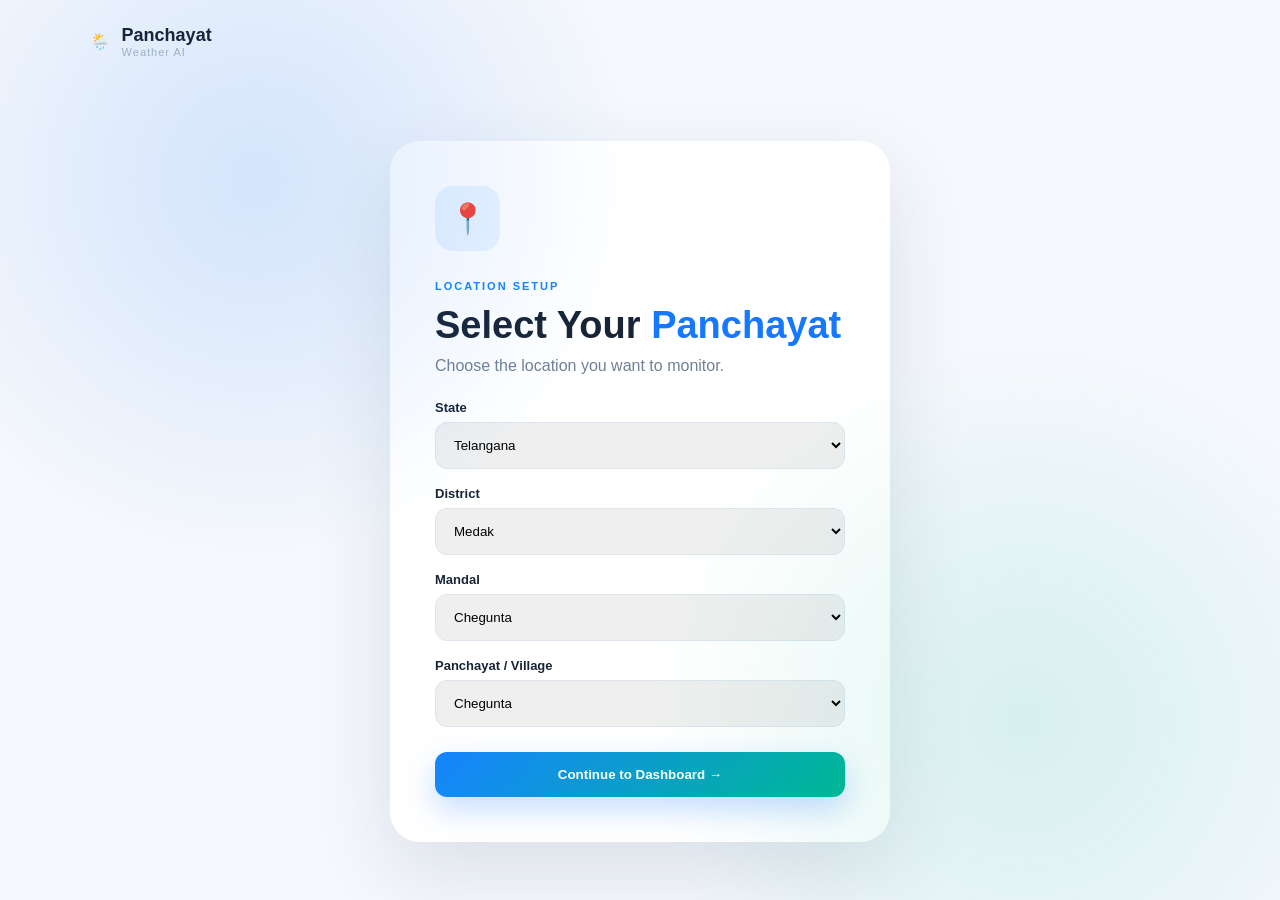
<file: select.html>
<!DOCTYPE html>
<html lang="en">

<head>

    <meta charset="UTF-8">

    <meta name="viewport" content="width=device-width, initial-scale=1.0">

    <title>Select Panchayat</title>

    <link rel="stylesheet" href="css/style.css">

</head>

<body>

    <div class="app-background"></div>

    <nav class="navbar">

        <div class="logo">
            🌦️
            <div>
                <strong>Panchayat</strong>
                <small>Weather AI</small>
            </div>
        </div>

    </nav>


    <main class="selection-container">

        <div class="selection-card">

            <div class="selection-icon">
                📍
            </div>

            <span class="section-label">
                LOCATION SETUP
            </span>

            <h1>
                Select Your
                <span>Panchayat</span>
            </h1>

            <p>
                Choose the location you want to monitor.
            </p>


            <div class="form-group">

                <label>State</label>

                <select id="state">

                    <option>Telangana</option>
                    <option>Andhra Pradesh</option>
                    <option>Karnataka</option>

                </select>

            </div>


            <div class="form-group">

                <label>District</label>

                <select id="district">

                    <option>Medak</option>
                    <option>Sangareddy</option>
                    <option>Hyderabad</option>

                </select>

            </div>


            <div class="form-group">

                <label>Mandal</label>

                <select id="mandal">

                    <option>Chegunta</option>
                    <option>Toopran</option>
                    <option>Narsapur</option>

                </select>

            </div>


            <div class="form-group">

                <label>Panchayat / Village</label>

                <select id="village">

                    <option>Chegunta</option>
                    <option>Village A</option>
                    <option>Village B</option>

                </select>

            </div>


            <button
                class="primary-btn full-btn"
                onclick="goTo('dashboard.html')">

                Continue to Dashboard →
                
            </button>

        </div>

    </main>


    <script src="js/script.js"></script>

</body>
</html>
</file>
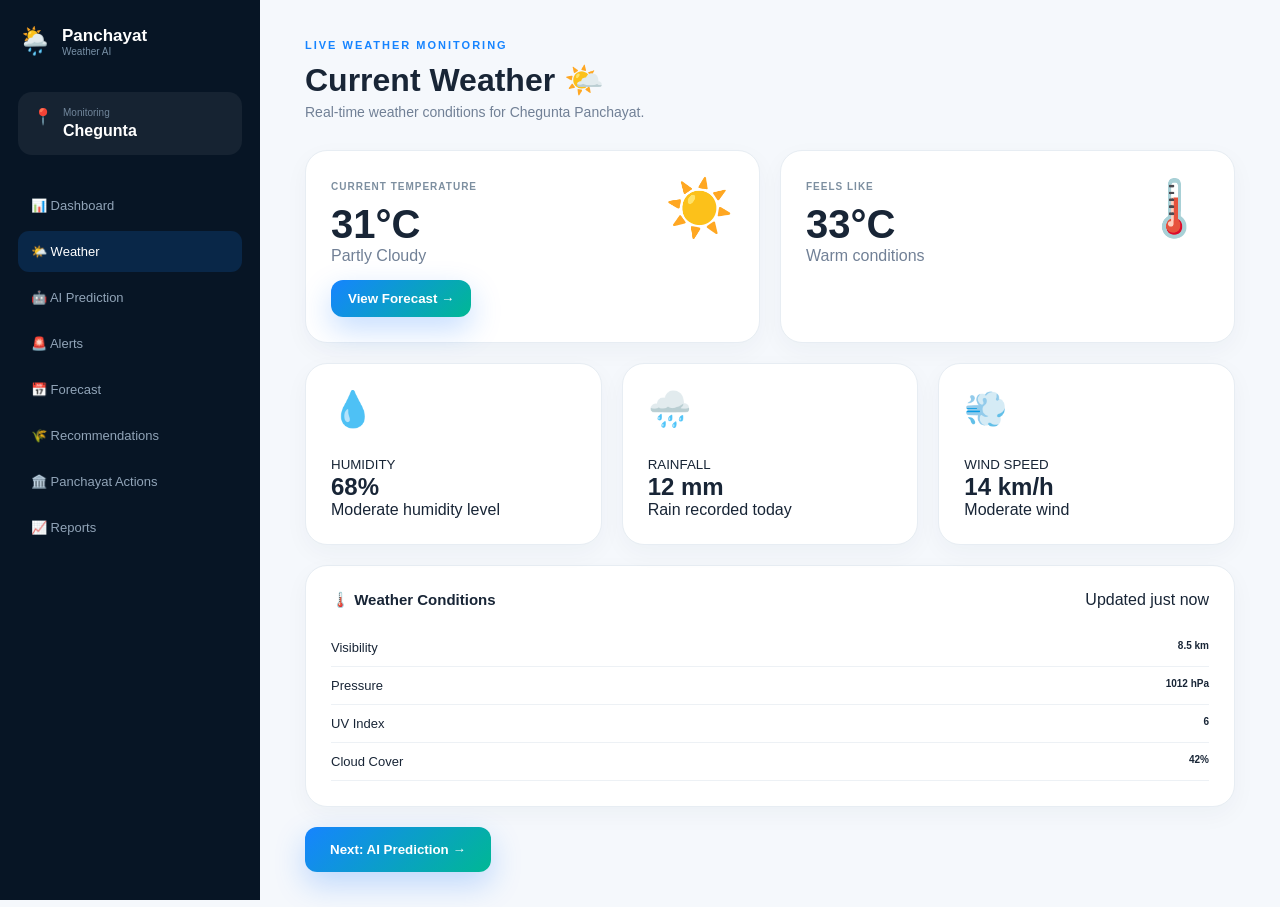
<file: weather.html>
<!DOCTYPE html>
<html lang="en">

<head>
    <meta charset="UTF-8">
    <meta name="viewport" content="width=device-width, initial-scale=1.0">

    <title>Weather | Panchayat Weather AI</title>

    <link rel="stylesheet" href="css/style.css">
</head>

<body>

<div class="dashboard-layout">

    <!-- SIDEBAR -->

    <aside class="sidebar">

        <div class="sidebar-logo">
            🌦️
            <div>
                <strong>Panchayat</strong>
                <small>Weather AI</small>
            </div>
        </div>

        <div class="sidebar-location">
            📍
            <div>
                <small>Monitoring</small>
                <strong>Chegunta</strong>
            </div>
        </div>

        <nav class="sidebar-nav">

            <a href="dashboard.html">📊 Dashboard</a>

            <a class="active" href="weather.html">🌤️ Weather</a>

            <a href="ai-prediction.html">🤖 AI Prediction</a>

            <a href="alerts.html">🚨 Alerts</a>

            <a href="forecast.html">📅 Forecast</a>

            <a href="recommendations.html">🌾 Recommendations</a>

            <a href="panchayat.html">🏛️ Panchayat Actions</a>

            <a href="reports.html">📈 Reports</a>

        </nav>

    </aside>


    <!-- MAIN -->

    <main class="dashboard-main">

        <header class="dashboard-header">

            <div>

                <span class="section-label">
                    LIVE WEATHER MONITORING
                </span>

                <h1>Current Weather 🌤️</h1>

                <p>
                    Real-time weather conditions for Chegunta Panchayat.
                </p>

            </div>

        </header>


        <!-- MAIN WEATHER -->

        <section class="dashboard-grid">

            <div class="dashboard-card">

                <div class="card-heading">

                    <div>

                        <small>CURRENT TEMPERATURE</small>

                        <h2>31°C</h2>

                        <span>Partly Cloudy</span>

                    </div>

                    <span class="big-weather-icon">
                        ☀️
                    </span>

                </div>

                <button class="primary-btn small-btn"
                        onclick="goTo('forecast.html')">

                    View Forecast →

                </button>

            </div>


            <div class="dashboard-card">

                <div class="card-heading">

                    <div>

                        <small>FEELS LIKE</small>

                        <h2>33°C</h2>

                        <span>Warm conditions</span>

                    </div>

                    <span class="big-weather-icon">
                        🌡️
                    </span>

                </div>

            </div>

        </section>


        <!-- PARAMETERS -->

        <section class="three-column">

            <div class="dashboard-card">

                <div class="feature-icon">💧</div>

                <small>HUMIDITY</small>

                <h2>68%</h2>

                <p>Moderate humidity level</p>

            </div>


            <div class="dashboard-card">

                <div class="feature-icon">🌧️</div>

                <small>RAINFALL</small>

                <h2>12 mm</h2>

                <p>Rain recorded today</p>

            </div>


            <div class="dashboard-card">

                <div class="feature-icon">💨</div>

                <small>WIND SPEED</small>

                <h2>14 km/h</h2>

                <p>Moderate wind</p>

            </div>

        </section>


        <!-- EXTRA WEATHER -->

        <section class="dashboard-card" style="margin-top:20px;">

            <div class="card-title">

                <h3>🌡️ Weather Conditions</h3>

                <span>Updated just now</span>

            </div>

            <div class="risk-list">

                <div>
                    <span>Visibility</span>
                    <strong>8.5 km</strong>
                </div>

                <div>
                    <span>Pressure</span>
                    <strong>1012 hPa</strong>
                </div>

                <div>
                    <span>UV Index</span>
                    <strong>6</strong>
                </div>

                <div>
                    <span>Cloud Cover</span>
                    <strong>42%</strong>
                </div>

            </div>

        </section>


        <button class="primary-btn"
                onclick="goTo('ai-prediction.html')"
                style="margin-top:20px;">

            Next: AI Prediction →

        </button>

    </main>

</div>

<script src="js/script.js"></script>

</body>
                  </html>
</file>
<file: css/style.css>
* {
    margin: 0;
    padding: 0;
    box-sizing: border-box;
}

:root {
    --primary: #1677ff;
    --secondary: #00b894;
    --dark: #071525;
    --text: #182536;
    --muted: #718096;
    --white: #ffffff;
    --border: rgba(255,255,255,0.2);
}

html {
    scroll-behavior: smooth;
}

body {
    font-family: 'Inter', sans-serif;
    background: #f5f8fc;
    color: var(--text);
    overflow-x: hidden;
}


/* =========================
   COMMON
========================= */

button {
    font-family: inherit;
    cursor: pointer;
    border: none;
}

a {
    text-decoration: none;
    color: inherit;
}


/* =========================
   LANDING PAGE
========================= */

.landing-page {
    min-height: 100vh;
    background:
        radial-gradient(circle at 80% 20%, rgba(0,184,148,.18), transparent 30%),
        radial-gradient(circle at 20% 80%, rgba(22,119,255,.20), transparent 30%),
        linear-gradient(135deg, #061321, #0b2337 50%, #071525);
    color: white;
}


/* NAVBAR */

.navbar {
    height: 82px;
    padding: 0 7%;
    display: flex;
    align-items: center;
    justify-content: space-between;
    position: relative;
    z-index: 20;
}

.logo {
    display: flex;
    align-items: center;
    gap: 12px;
}

.logo-icon {
    font-size: 32px;
}

.logo strong {
    display: block;
    font-size: 18px;
}

.logo small {
    display: block;
    color: #9eb0c3;
    font-size: 11px;
    letter-spacing: 1px;
}

.nav-links {
    display: flex;
    gap: 35px;
    color: #b7c4d3;
}

.nav-links a {
    transition: .3s;
}

.nav-links a:hover {
    color: white;
}

.nav-button {
    padding: 12px 22px;
    border-radius: 30px;
    background: rgba(255,255,255,.1);
    color: white;
    border: 1px solid rgba(255,255,255,.2);
    transition: .3s;
}

.nav-button:hover {
    transform: translateY(-2px);
    background: rgba(255,255,255,.18);
}


/* HERO */

.hero {
    min-height: calc(100vh - 82px);
    padding: 50px 7% 100px;
    display: grid;
    grid-template-columns: 1.1fr .9fr;
    align-items: center;
    gap: 60px;
    position: relative;
    z-index: 5;
}

.hero-content {
    animation: fadeUp 1s ease;
}

.badge {
    display: inline-flex;
    align-items: center;
    gap: 10px;
    padding: 9px 15px;
    border-radius: 30px;
    background: rgba(255,255,255,.08);
    border: 1px solid rgba(255,255,255,.14);
    font-size: 11px;
    letter-spacing: 1.5px;
    color: #c8d4df;
}

.pulse-dot {
    width: 8px;
    height: 8px;
    background: #35d39b;
    border-radius: 50%;
    box-shadow: 0 0 0 0 rgba(53,211,155,.6);
    animation: pulse 2s infinite;
}

.hero h1 {
    margin-top: 28px;
    font-size: clamp(45px, 6vw, 78px);
    line-height: 1.03;
    letter-spacing: -4px;
    max-width: 850px;
}

.hero h1 span,
.section-title h2 span,
.impact-section h2 span {
    display: block;
    background: linear-gradient(90deg, #4ca3ff, #3ce0b0);
    -webkit-background-clip: text;
    color: transparent;
}

.hero-description {
    margin-top: 25px;
    max-width: 650px;
    color: #aab9c9;
    font-size: 17px;
    line-height: 1.8;
}

.hero-buttons {
    margin-top: 35px;
    display: flex;
    gap: 15px;
    flex-wrap: wrap;
}

.primary-btn {
    padding: 15px 25px;
    border-radius: 12px;
    background: linear-gradient(135deg, #1684ff, #00b894);
    color: white;
    font-weight: 700;
    box-shadow: 0 12px 30px rgba(22,119,255,.25);
    transition: .3s;
}

.primary-btn:hover {
    transform: translateY(-4px);
    box-shadow: 0 18px 40px rgba(22,119,255,.35);
}

.secondary-btn {
    padding: 15px 25px;
    border-radius: 12px;
    background: rgba(255,255,255,.07);
    color: white;
    border: 1px solid rgba(255,255,255,.15);
}

.hero-stats {
    margin-top: 55px;
    display: flex;
    gap: 50px;
}

.stat strong {
    display: block;
    font-size: 20px;
}

.stat span {
    color: #8093a7;
    font-size: 11px;
    margin-top: 5px;
    display: block;
}


/* HERO WEATHER */

.hero-weather {
    position: relative;
    min-height: 530px;
    display: flex;
    align-items: center;
    justify-content: center;
}

.weather-card-main {
    width: 360px;
    padding: 28px;
    border-radius: 28px;
    background: rgba(255,255,255,.10);
    border: 1px solid rgba(255,255,255,.18);
    backdrop-filter: blur(20px);
    box-shadow: 0 30px 80px rgba(0,0,0,.3);
    animation: float 5s ease-in-out infinite;
    position: relative;
    z-index: 4;
}

.location {
    display: flex;
    gap: 12px;
    align-items: center;
}

.location small {
    display: block;
    color: #91a4b7;
}

.location strong {
    display: block;
    margin-top: 4px;
}

.temperature {
    display: flex;
    align-items: center;
    gap: 20px;
    margin: 35px 0;
}

.sun {
    font-size: 65px;
    animation: spin 10s linear infinite;
}

.temperature strong {
    display: block;
    font-size: 65px;
}

.temperature span {
    color: #a9b8c7;
}

.weather-details {
    display: grid;
    grid-template-columns: repeat(3,1fr);
    gap: 10px;
}

.weather-details div {
    padding: 12px;
    border-radius: 15px;
    background: rgba(255,255,255,.07);
}

.weather-details span {
    display: block;
}

.weather-details small {
    display: block;
    color: #91a4b7;
    margin-top: 7px;
}

.weather-details strong {
    display: block;
    margin-top: 3px;
}

.ai-mini-card {
    margin-top: 15px;
    padding: 15px;
    display: flex;
    align-items: center;
    gap: 12px;
    background: rgba(0,184,148,.12);
    border: 1px solid rgba(0,184,148,.25);
    border-radius: 16px;
}

.ai-icon {
    font-size: 25px;
}

.ai-mini-card small {
    display: block;
    color: #90a7b7;
}

.ai-mini-card strong {
    display: block;
    margin-top: 4px;
}

.risk-arrow {
    margin-left: auto;
    font-size: 20px;
}


/* FLOATING ALERT */

.floating-alert {
    position: absolute;
    z-index: 8;
    padding: 15px 18px;
    display: flex;
    align-items: center;
    gap: 12px;
    background: rgba(255,255,255,.12);
    border: 1px solid rgba(255,255,255,.2);
    backdrop-filter: blur(15px);
    border-radius: 18px;
    box-shadow: 0 20px 40px rgba(0,0,0,.25);
}

.floating-alert small {
    display: block;
    color: #8fa3b6;
    font-size: 10px;
}

.floating-alert strong {
    display: block;
    font-size: 12px;
    margin-top: 3px;
}

.alert-top {
    top: 50px;
    right: -20px;
    animation: float 4s ease-in-out infinite;
}

.alert-bottom {
    bottom: 50px;
    left: -20px;
    animation: float 4s 1s ease-in-out infinite;
}


/* CLOUDS */

.weather-bg {
    position: fixed;
    inset: 0;
    overflow: hidden;
    pointer-events: none;
}

.cloud {
    position: absolute;
    width: 200px;
    height: 70px;
    background: rgba(255,255,255,.035);
    border-radius: 100px;
    filter: blur(2px);
    animation: cloudMove 25s linear infinite;
}

.cloud:before,
.cloud:after {
    content: "";
    position: absolute;
    background: inherit;
    border-radius: 50%;
}

.cloud:before {
    width: 100px;
    height: 100px;
    left: 30px;
    bottom: 20px;
}

.cloud:after {
    width: 120px;
    height: 120px;
    right: 20px;
    bottom: 10px;
}

.cloud1 {
    top: 15%;
    left: -250px;
}

.cloud2 {
    top: 55%;
    left: -300px;
    animation-delay: 8s;
}

.cloud3 {
    top: 75%;
    left: -300px;
    animation-delay: 15s;
}


/* SECTIONS */

.section {
    padding: 110px 7%;
    background: #f7fafc;
    color: var(--text);
}

.section-title {
    max-width: 650px;
    margin: auto;
    text-align: center;
}

.section-label {
    color: #1684ff;
    font-size: 11px;
    font-weight: 800;
    letter-spacing: 2px;
}

.section-title h2 {
    margin-top: 15px;
    font-size: 48px;
    line-height: 1.1;
}

.section-title h2 span {
    display: inline;
}

.section-title p {
    margin-top: 18px;
    color: var(--muted);
    line-height: 1.7;
}

.feature-grid {
    max-width: 1100px;
    margin: 60px auto 0;
    display: grid;
    grid-template-columns: repeat(4,1fr);
    gap: 20px;
}

.feature-card {
    padding: 30px;
    background: white;
    border: 1px solid #e5ebf2;
    border-radius: 22px;
    transition: .35s;
}

.feature-card:hover {
    transform: translateY(-10px);
    box-shadow: 0 25px 50px rgba(25,55,90,.1);
}

.feature-icon {
    font-size: 35px;
    margin-bottom: 25px;
}

.feature-card h3 {
    margin-bottom: 10px;
}

.feature-card p {
    color: var(--muted);
    font-size: 14px;
    line-height: 1.7;
}


/* IMPACT */

.impact-section {
    padding: 120px 7%;
    background: #071525;
    color: white;
    text-align: center;
}

.impact-section h2 {
    margin: 15px 0;
    font-size: 55px;
}

.impact-section p {
    max-width: 600px;
    margin: 20px auto 30px;
    color: #9eafc0;
    line-height: 1.8;
}

footer {
    padding: 25px 7%;
    background: #04101d;
    color: #8fa1b3;
    display: flex;
    justify-content: space-between;
}


/* =========================
   SELECTION PAGE
========================= */

.app-background {
    position: fixed;
    inset: 0;
    background:
        radial-gradient(circle at 20% 20%, rgba(22,119,255,.15), transparent 30%),
        radial-gradient(circle at 80% 80%, rgba(0,184,148,.12), transparent 30%);
    pointer-events: none;
}

.selection-container {
    min-height: calc(100vh - 82px);
    display: flex;
    justify-content: center;
    align-items: center;
    padding: 40px 20px;
}

.selection-card {
    width: 500px;
    padding: 45px;
    background: white;
    border-radius: 30px;
    box-shadow: 0 30px 80px rgba(30,60,90,.12);
    animation: fadeUp .7s ease;
}

.selection-icon {
    width: 65px;
    height: 65px;
    display: grid;
    place-items: center;
    background: #eaf4ff;
    border-radius: 18px;
    font-size: 30px;
    margin-bottom: 25px;
}

.selection-card h1 {
    margin-top: 10px;
    font-size: 38px;
}

.selection-card h1 span {
    color: var(--primary);
}

.selection-card p {
    color: var(--muted);
    margin: 10px 0 25px;
}

.form-group {
    margin-top: 17px;
}

.form-group label {
    display: block;
    margin-bottom: 7px;
    font-size: 13px;
    font-weight: 600;
}

.form-group select {
    width: 100%;
    padding: 14px;
    border: 1px solid #dce5ee;
    border-radius: 12px;
    font-family: inherit;
    outline: none;
}

.full-btn {
    width: 100%;
    margin-top: 25px;
}


/* =========================
   DASHBOARD
========================= */

.dashboard-layout {
    min-height: 100vh;
    display: flex;
}

.sidebar {
    width: 260px;
    min-height: 100vh;
    background: #071525;
    color: white;
    padding: 25px 18px;
    position: fixed;
    left: 0;
    top: 0;
    bottom: 0;
}

.sidebar-logo {
    display: flex;
    gap: 10px;
    align-items: center;
    font-size: 27px;
}

.sidebar-logo strong {
    font-size: 17px;
    display: block;
}

.sidebar-logo small {
    display: block;
    color: #7890a6;
    font-size: 10px;
}

.sidebar-location {
    margin-top: 35px;
    padding: 15px;
    background: rgba(255,255,255,.06);
    border-radius: 14px;
    display: flex;
    gap: 10px;
}

.sidebar-location small {
    display: block;
    color: #71869b;
    font-size: 10px;
}

.sidebar-location strong {
    display: block;
    margin-top: 4px;
}

.sidebar-nav {
    margin-top: 30px;
}

.sidebar-nav a {
    display: block;
    padding: 13px;
    margin: 5px 0;
    border-radius: 11px;
    color: #91a4b8;
    transition: .3s;
    font-size: 13px;
}

.sidebar-nav a:hover,
.sidebar-nav a.active {
    background: rgba(22,132,255,.16);
    color: white;
}

.sidebar-bottom {
    position: absolute;
    bottom: 25px;
    left: 18px;
    right: 18px;
}

.ai-status {
    display: flex;
    gap: 10px;
    padding: 14px;
    background: rgba(0,184,148,.1);
    border: 1px solid rgba(0,184,148,.2);
    border-radius: 14px;
}

.ai-status small {
    display: block;
    color: #7790a5;
    margin-top: 3px;
    font-size: 9px;
}

.dashboard-main {
    margin-left: 260px;
    width: calc(100% - 260px);
    padding: 35px 45px;
    background: #f5f8fc;
}

.dashboard-header {
    display: flex;
    justify-content: space-between;
    align-items: center;
}

.dashboard-header h1 {
    font-size: 32px;
    margin-top: 8px;
}

.dashboard-header p {
    color: var(--muted);
    margin-top: 5px;
    font-size: 14px;
}

.header-actions {
    display: flex;
    gap: 15px;
}

.notification,
.profile {
    width: 45px;
    height: 45px;
    display: grid;
    place-items: center;
    background: white;
    border-radius: 13px;
    position: relative;
}

.notification span {
    position: absolute;
    right: -3px;
    top: -3px;
    background: #ff4d5a;
    color: white;
    width: 17px;
    height: 17px;
    border-radius: 50%;
    font-size: 9px;
    display: grid;
    place-items: center;
}


/* DASHBOARD CARDS */

.dashboard-grid {
    margin-top: 30px;
    display: grid;
    grid-template-columns: 1fr 1fr;
    gap: 20px;
}

.dashboard-card {
    background: white;
    border: 1px solid #e7edf3;
    border-radius: 22px;
    padding: 25px;
    box-shadow: 0 8px 25px rgba(20,50,80,.04);
    animation: fadeUp .7s ease;
}

.card-heading {
    display: flex;
    justify-content: space-between;
}

.card-heading small {
    color: #7d8fa0;
    font-size: 10px;
    font-weight: 800;
    letter-spacing: 1px;
}

.card-heading h2 {
    font-size: 40px;
    margin-top: 8px;
}

.card-heading span {
    color: var(--muted);
}

.big-weather-icon {
    font-size: 55px !important;
}

.weather-mini-grid {
    display: grid;
    grid-template-columns: repeat(4,1fr);
    gap: 10px;
    margin-top: 25px;
}

.weather-mini-grid div {
    padding: 13px;
    background: #f7f9fb;
    border-radius: 13px;
}

.weather-mini-grid small {
    display: block;
    color: #8190a0;
    font-size: 10px;
    margin-top: 6px;
}

.weather-mini-grid strong {
    display: block;
    margin-top: 4px;
}

.outline-btn {
    margin-top: 20px;
    padding: 11px 16px;
    border-radius: 10px;
    background: transparent;
    border: 1px solid #dce5ed;
    color: #2a4258;
    font-weight: 600;
    transition: .3s;
}

.outline-btn:hover {
    border-color: var(--primary);
    color: var(--primary);
}

.risk-badge {
    padding: 7px 12px;
    border-radius: 20px;
    font-size: 10px !important;
    font-weight: 800;
}

.high {
    background: #ffe9e9;
    color: #e73b3b !important;
}

.risk-list {
    margin-top: 20px;
}

.risk-list div {
    padding: 11px 0;
    display: flex;
    justify-content: space-between;
    border-bottom: 1px solid #edf1f5;
    font-size: 13px;
}

.risk-list strong {
    font-size: 10px;
}

.high-text {
    color: #e73b3b;
}

.medium-text {
    color: #e69b22;
}

.low-text {
    color: #1aa876;
}

.small-btn {
    margin-top: 15px;
    padding: 11px 17px;
}


/* ALERT */

.alert-banner {
    margin-top: 20px;
    padding: 22px;
    border-radius: 20px;
    background: linear-gradient(100deg, #fff0f0, #fff8f8);
    border: 1px solid #ffd7d7;
    display: flex;
    align-items: center;
    gap: 18px;
}

.alert-symbol {
    font-size: 35px;
}

.alert-content {
    flex: 1;
}

.alert-content span {
    color: #e13c3c;
    font-size: 10px;
    font-weight: 800;
    letter-spacing: 1px;
}

.alert-content h3 {
    margin-top: 5px;
}

.alert-content p {
    color: #8b7a7a;
    margin-top: 5px;
    font-size: 12px;
}

.alert-button {
    padding: 12px 18px;
    border-radius: 10px;
    background: #e13c3c;
    color: white;
    font-weight: 600;
}


/* LOWER */

.three-column {
    display: grid;
    grid-template-columns: 1fr 1fr 1fr;
    gap: 20px;
    margin-top: 20px;
}

.card-title {
    display: flex;
    justify-content: space-between;
    align-items: center;
}

.card-title h3 {
    font-size: 15px;
}

.card-title a {
    color: var(--primary);
    font-size: 11px;
}

.forecast-row {
    margin-top: 20px;
    display: grid;
    grid-template-columns: repeat(4,1fr);
    gap: 7px;
}

.forecast-row div {
    text-align: center;
    padding: 10px 3px;
    background: #f7f9fb;
    border-radius: 10px;
}

.forecast-row small,
.forecast-row strong {
    display: block;
}

.forecast-row small {
    color: #8190a0;
    margin-bottom: 8px;
}

.forecast-row strong {
    margin-top: 8px;
}

.recommendation-text {
    margin-top: 18px;
    color: #68798a;
    line-height: 1.7;
    font-size: 13px;
}

.status-number {
    display: inline-block;
    margin-top: 20px;
    margin-right: 30px;
}

.status-number strong {
    display: block;
    font-size: 28px;
}

.status-number span {
    color: #8090a0;
    font-size: 10px;
}


/* ANIMATIONS */

@keyframes fadeUp {

    from {
        opacity: 0;
        transform: translateY(30px);
    }

    to {
        opacity: 1;
        transform: translateY(0);
    }

}

@keyframes float {

    0%,100% {
        transform: translateY(0);
    }

    50% {
        transform: translateY(-15px);
    }

}

@keyframes pulse {

    0% {
        box-shadow: 0 0 0 0 rgba(53,211,155,.5);
    }

    70% {
        box-shadow: 0 0 0 12px rgba(53,211,155,0);
    }

    100% {
        box-shadow: 0 0 0 0 rgba(53,211,155,0);
    }

}

@keyframes cloudMove {

    from {
        transform: translateX(0);
    }

    to {
        transform: translateX(130vw);
    }

}

@keyframes spin {

    from {
        transform: rotate(0);
    }

    to {
        transform: rotate(360deg);
    }

}


/* MOBILE */

@media(max-width:900px) {

    .hero {
        grid-template-columns: 1fr;
    }

    .hero-weather {
        min-height: 450px;
    }

    .feature-grid {
        grid-template-columns: 1fr 1fr;
    }

    .dashboard-grid,
    .three-column {
        grid-template-columns: 1fr;
    }

    .sidebar {
        width: 80px;
    }

    .sidebar-logo div,
    .sidebar-location div,
    .sidebar-nav a {
        font-size: 0;
    }

    .dashboard-main {
        margin-left: 80px;
        width: calc(100% - 80px);
        padding: 25px;
    }

}

@media(max-width:600px) {

    .nav-links {
        display: none;
    }

    .hero {
        padding: 30px 20px 70px;
    }

    .hero h1 {
        font-size: 45px;
        letter-spacing: -2px;
    }

    .weather-card-main {
        width: 100%;
    }

    .feature-grid {
        grid-template-columns: 1fr;
    }

    .hero-stats {
        gap: 20px;
    }

    .selection-card {
        padding: 30px 20px;
    }

    .dashboard-main {
        padding: 20px 12px;
    }

    .dashboard-header {
        align-items: flex-start;
    }

    .alert-banner {
        flex-direction: column;
        align-items: flex-start;
    }

}
</file>
